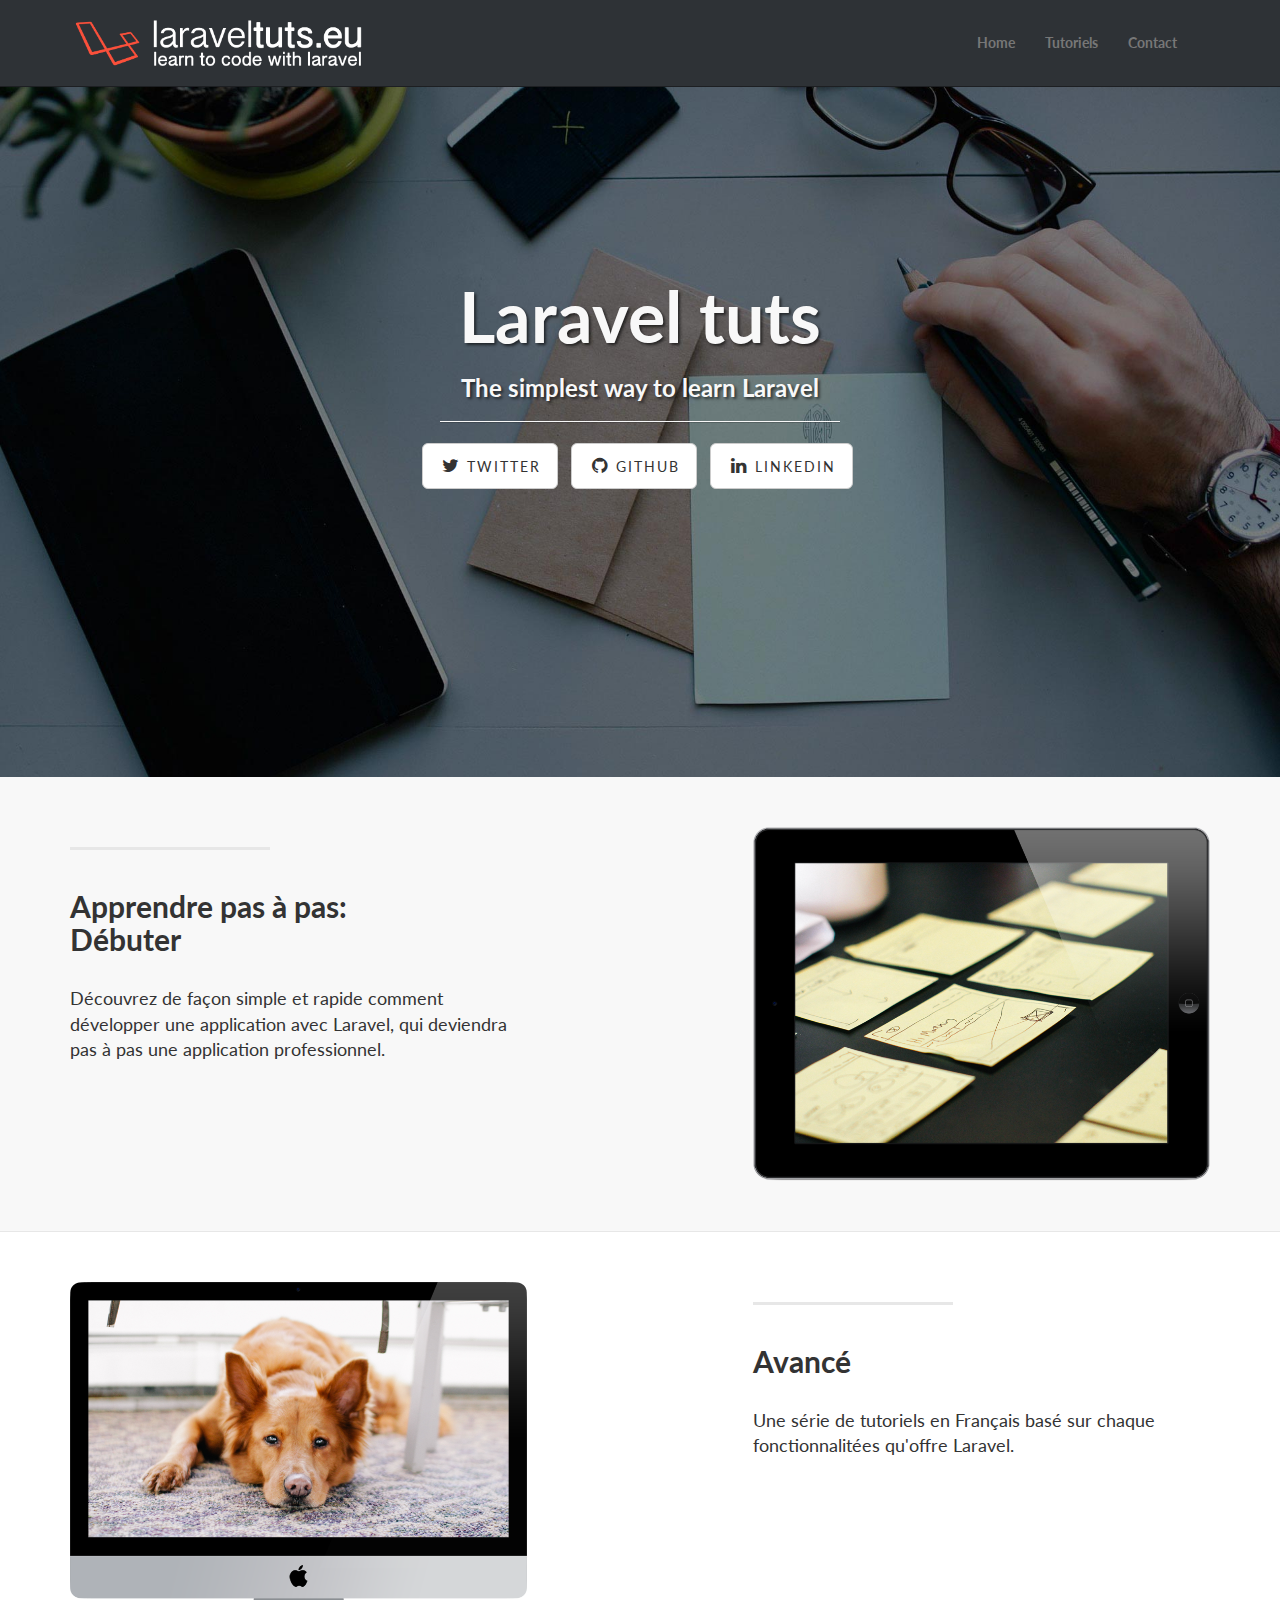
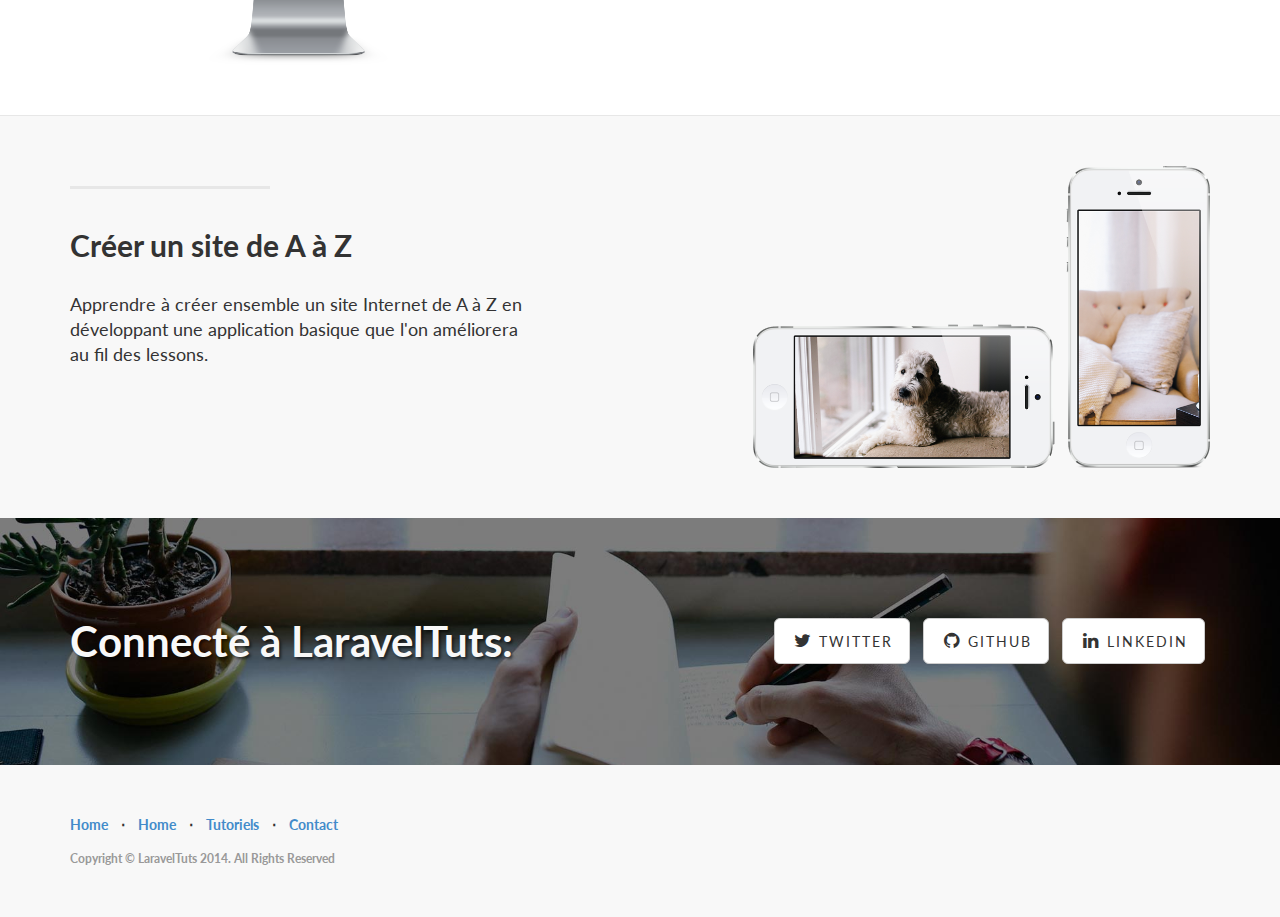
<file: index.html>
<!DOCTYPE html>
<html lang="en">

<head>
    <meta charset="utf-8">
    <meta name="viewport" content="width=device-width, initial-scale=1.0">
    <meta name="description" content="">
    <meta name="author" content="">

    <title>Before delete</title>

    <!-- Bootstrap core CSS -->
    <link href="css/bootstrap.css" rel="stylesheet">

    <!-- Custom Google Web Font -->
    <link href="font-awesome/css/font-awesome.min.css" rel="stylesheet">
    <link href='http://fonts.googleapis.com/css?family=Lato:100,300,400,700,900,100italic,300italic,400italic,700italic,900italic' rel='stylesheet' type='text/css'>

    <!-- Add custom CSS here -->
    <link href="css/landing-page.css" rel="stylesheet">

</head>

<body>

    <nav class="navbar navbar-default navbar-fixed-top" role="navigation">
        <div class="container">
            <div class="navbar-header">
                <button type="button" class="navbar-toggle" data-toggle="collapse" data-target=".navbar-ex1-collapse">
                    <span class="sr-only">Toggle navigation Super</span>
                    <span class="icon-bar"></span>
                    <span class="icon-bar"></span>
                    <span class="icon-bar"></span>
                </button>
                <a class="navbar-brand" href="http://startbootstrap.com">
                    <img style="width: 300px;" src="img/laraveltuts.logo1.png" />
                </a>
            </div>

            <!-- Collect the nav links, forms, and other content for toggling -->
            <div class="collapse navbar-collapse navbar-right navbar-ex1-collapse">
                <ul class="nav navbar-nav">
                    <li><a href="#home">Home</a>
                    </li>
                    <li><a href="#tutoriels">Tutoriels</a>
                    </li>
                    <li><a href="#contact">Contact</a>
                    </li>
                </ul>
            </div>
            <!-- /.navbar-collapse -->
        </div>
        <!-- /.container -->
    </nav>

    <div class="intro-header">

        <div class="container">

            <div class="row">
                <div class="col-lg-12">
                    <div class="intro-message">
                        <h1>Laravel tuts</h1>
                        <h3>The simplest way to learn Laravel</h3>
                        <hr class="intro-divider">
                        <ul class="list-inline intro-social-buttons">
                            <li><a href="https://twitter.com/HakShinKen" class="btn btn-default btn-lg"><i class="fa fa-twitter fa-fw"></i> <span class="network-name">Twitter</span></a>
                            </li>
                            <li><a href="https://github.com/AlexLombry" class="btn btn-default btn-lg"><i class="fa fa-github fa-fw"></i> <span class="network-name">Github</span></a>
                            </li>
                            <li><a href="#" class="btn btn-default btn-lg"><i class="fa fa-linkedin fa-fw"></i> <span class="network-name">Linkedin</span></a>
                            </li>
                        </ul>
                    </div>
                </div>
            </div>

        </div>
        <!-- /.container -->

    </div>
    <!-- /.intro-header -->

    <div class="content-section-a">

        <div class="container">

            <div class="row">
                <div class="col-lg-5 col-sm-6">
                    <hr class="section-heading-spacer">
                    <div class="clearfix"></div>
                    <h2 class="section-heading">Apprendre pas à pas:
                        <br>Débuter</h2>
                    <p class="lead">
                        Découvrez de façon simple et rapide comment développer une application avec Laravel, qui deviendra pas à pas une application professionnel.

                    </p>
                </div>
                <div class="col-lg-5 col-lg-offset-2 col-sm-6">
                    <img class="img-responsive" src="img/ipad.png" alt="">
                </div>
            </div>

        </div>
        <!-- /.container -->

    </div>
    <!-- /.content-section-a -->

    <div class="content-section-b">

        <div class="container">

            <div class="row">
                <div class="col-lg-5 col-lg-offset-1 col-sm-push-6  col-sm-6">
                    <hr class="section-heading-spacer">
                    <div class="clearfix"></div>
                    <h2 class="section-heading">Avancé</h2>
                    <p class="lead">
                        Une série de tutoriels en Français basé sur chaque fonctionnalitées qu'offre Laravel.
                    </p>
                </div>
                <div class="col-lg-5 col-sm-pull-6  col-sm-6">
                    <img class="img-responsive" src="img/doge.png" alt="">
                </div>
            </div>

        </div>
        <!-- /.container -->

    </div>
    <!-- /.content-section-b -->

    <div class="content-section-a">

        <div class="container">

            <div class="row">
                <div class="col-lg-5 col-sm-6">
                    <hr class="section-heading-spacer">
                    <div class="clearfix"></div>
                    <h2 class="section-heading">Créer un site de A à Z</h2>
                    <p class="lead">Apprendre à créer ensemble un site Internet de A à Z en développant une application basique que l'on améliorera au fil des lessons.
                    </p>
                </div>
                <div class="col-lg-5 col-lg-offset-2 col-sm-6">
                    <img class="img-responsive" src="img/phones.png" alt="">
                </div>
            </div>

        </div>
        <!-- /.container -->

    </div>
    <!-- /.content-section-a -->

    <div class="banner">

        <div class="container">

            <div class="row">
                <div class="col-lg-6">
                    <h2>Connecté à LaravelTuts:</h2>
                </div>
                <div class="col-lg-6">
                    <ul class="list-inline banner-social-buttons">
                        <li><a href="https://twitter.com/HakShinKen" class="btn btn-default btn-lg"><i class="fa fa-twitter fa-fw"></i> <span class="network-name">Twitter</span></a>
                        </li>
                        <li><a href="https://github.com/AlexLombry" class="btn btn-default btn-lg"><i class="fa fa-github fa-fw"></i> <span class="network-name">Github</span></a>
                        </li>
                        <li><a href="#" class="btn btn-default btn-lg"><i class="fa fa-linkedin fa-fw"></i> <span class="network-name">Linkedin</span></a>
                        </li>
                    </ul>
                </div>
            </div>

        </div>
        <!-- /.container -->

    </div>
    <!-- /.banner -->

    <footer>
        <div class="container">
            <div class="row">
                <div class="col-lg-12">
                    <ul class="list-inline">
                        <li><a href="#home">Home</a>
                        </li>
                        <li class="footer-menu-divider">&sdot;</li>
                        <li><a href="#home">Home</a>
                        </li>
                        <li class="footer-menu-divider">&sdot;</li>
                        <li><a href="#tutoriels">Tutoriels</a>
                        </li>
                        <li class="footer-menu-divider">&sdot;</li>
                        <li><a href="#contact">Contact</a>
                        </li>
                    </ul>
                    <p class="copyright text-muted small">Copyright &copy; LaravelTuts 2014. All Rights Reserved</p>
                </div>
            </div>
        </div>
    </footer>

    <!-- JavaScript -->
    <script src="js/jquery-1.10.2.js"></script>
    <script src="js/bootstrap.js"></script>

</body>

</html>
</file>
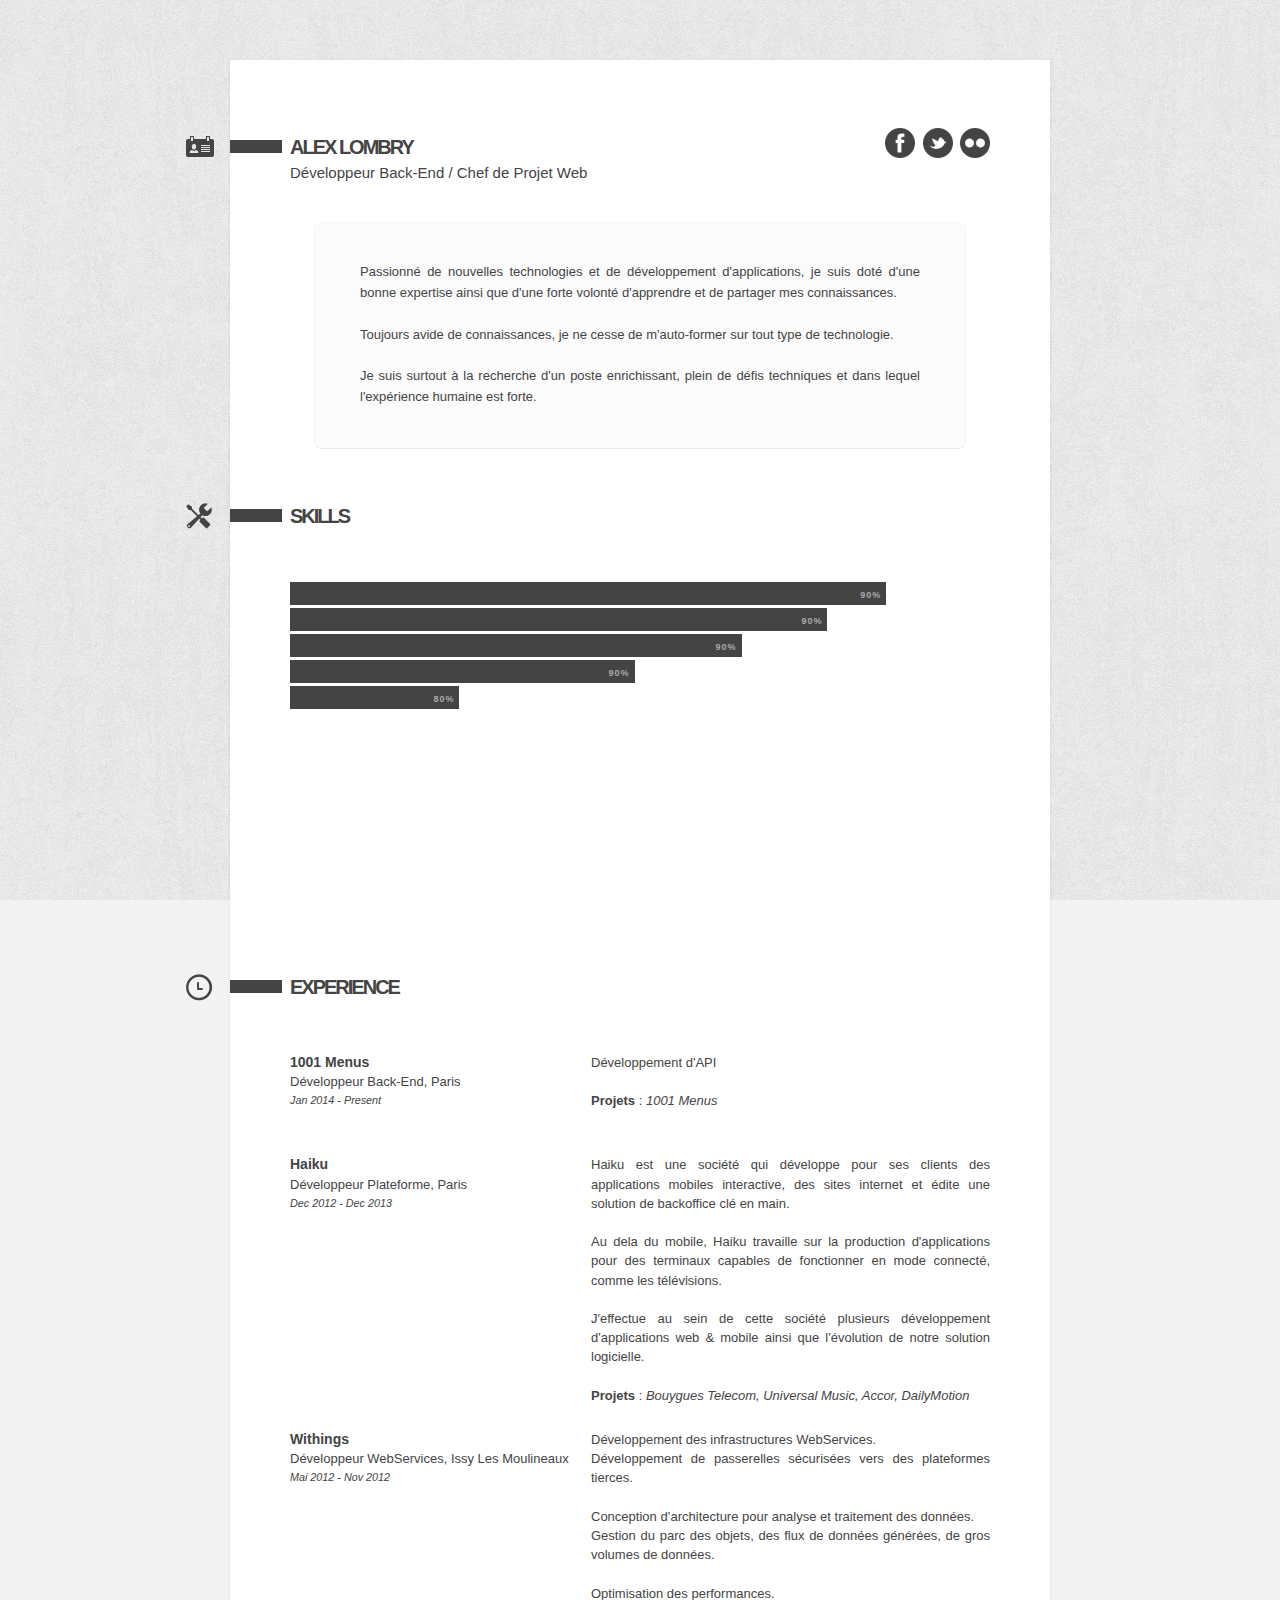
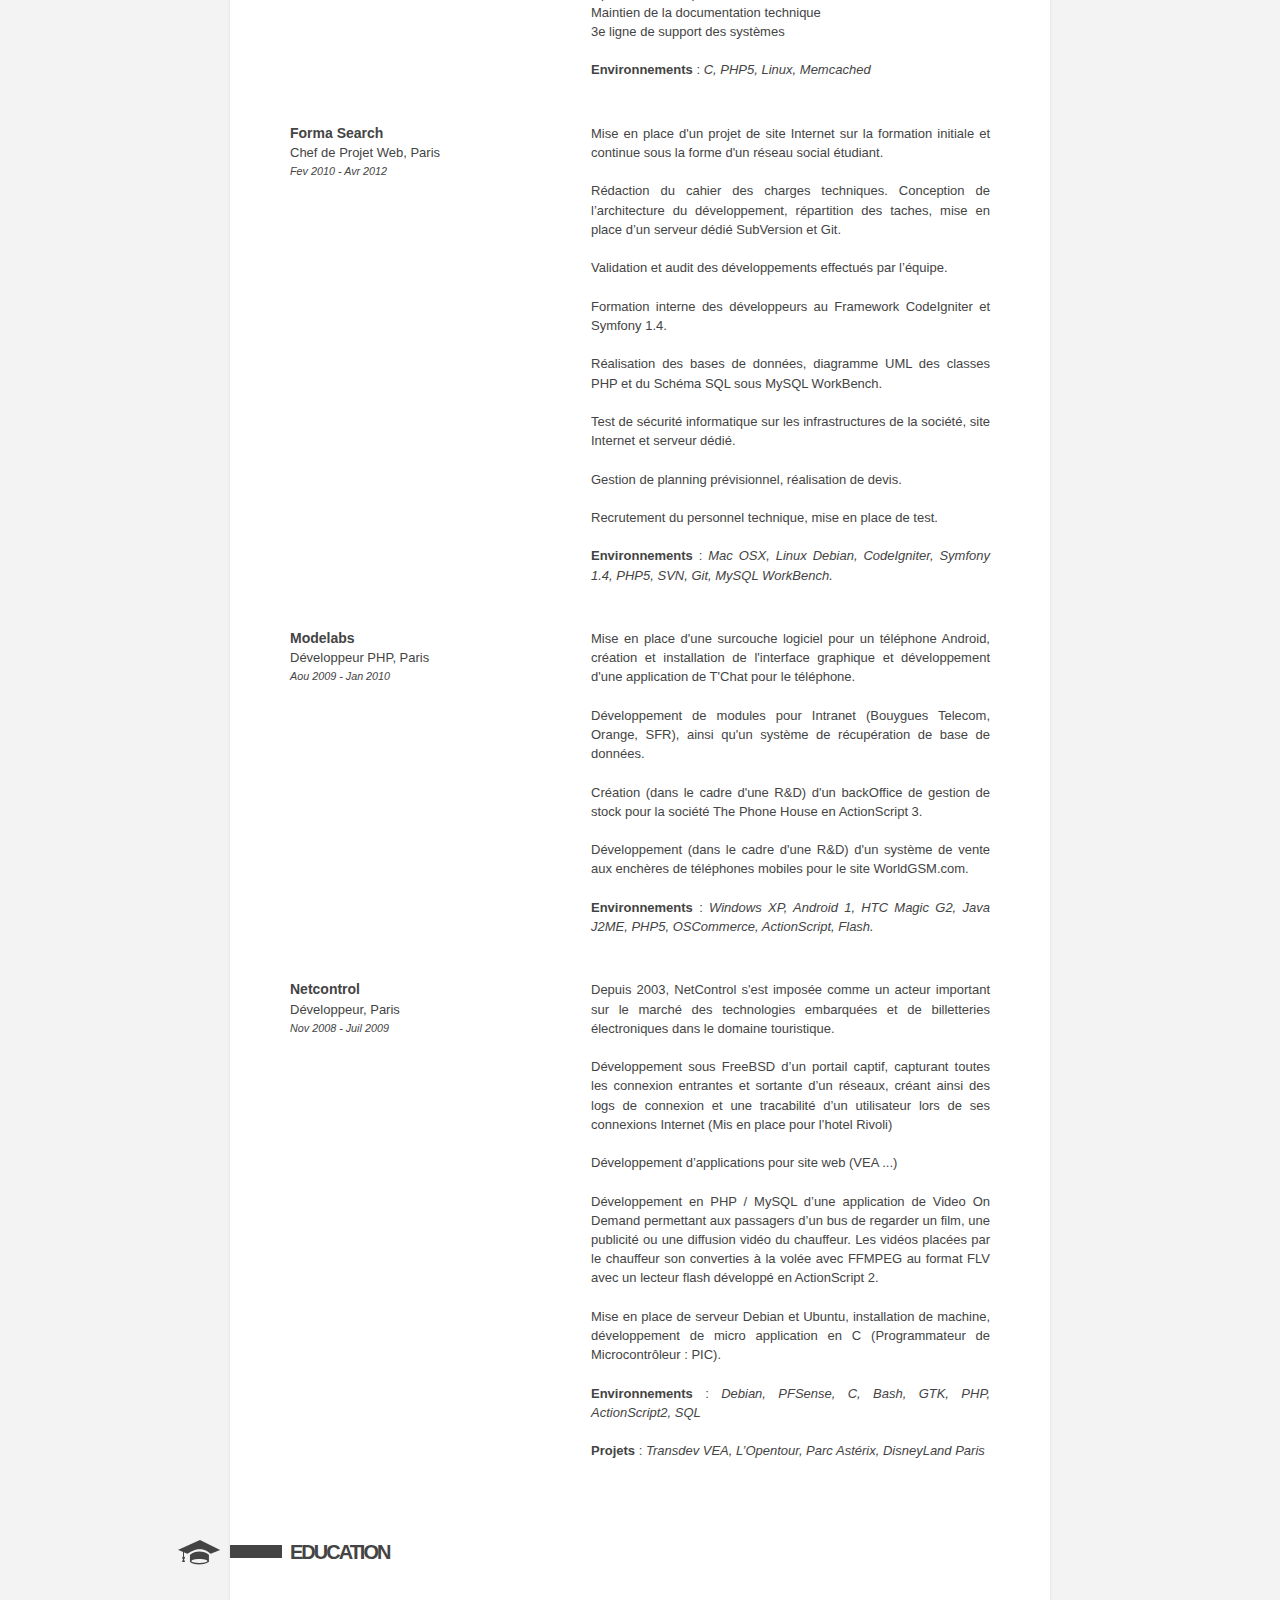
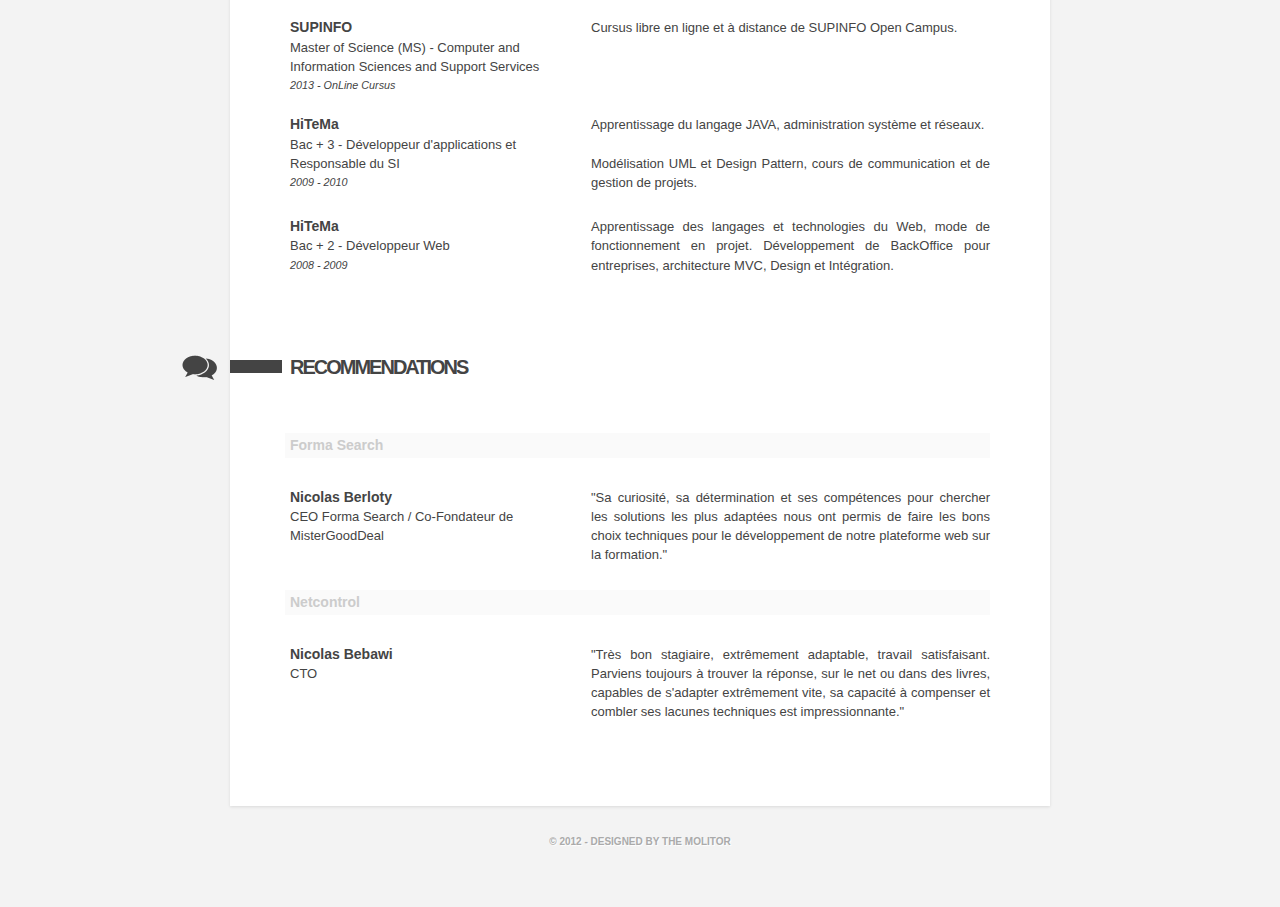
<file: cv/index.html>
<!DOCTYPE HTML>
<html>
<head>
<meta http-equiv="Content-Type" content="text/html; charset=UTF-8" />
<title>Alex Lombry</title>
<meta name="viewport" content="initial-scale=1.0,width=device-width" />
<link rel="stylesheet" href="css/style.css" type="text/css" media="screen" />
<link rel="stylesheet" href="css/prettyPhoto.css" type="text/css" media="screen" />
<link rel="stylesheet" href="css/print.css" type="text/css" media="print" />
</head>
<body>

<!--STICKER-->
<div id="sticker"></div>

<div id="wrapper">

<!--BIO TITLE-->
<h2 id="titleName" class="sectionHead">Alex Lombry</h2>

<!--BIO-->
<div id="bio">
	<h2>Développeur Back-End / Chef de Projet Web</h2>

	<!--SOCIAL LINKS-->
	<div id="socialIcons">
		<a class="socialIcon" target="_blank" id="facebookIcon" href="https://www.facebook.com/alex.lo.9275"></a>
		<a class="socialIcon" target="_blank" id="twitterIcon" href="https://twitter.com/HakShinKen"></a>
		<a class="socialIcon" target="_blank" id="flickrIcon" href="http://www.flickr.com/photos/hakshinken"></a>
	</div><!--end socialIcons-->

	<!--BIO PARAGRAPH-->
	<p>
		Passionné de nouvelles technologies et de développement d'applications, je suis doté d'une bonne expertise ainsi que d'une forte volonté d'apprendre et de partager mes connaissances.<br><br>Toujours avide de connaissances, je ne cesse de m'auto-former sur tout type de technologie.<br><br>
		Je suis surtout à la recherche d'un poste enrichissant, plein de défis techniques et dans lequel l'expérience humaine est forte.
	</p>

</div><!--end bio-->

<div class="clear"></div>

<!--SKILLS TITLE-->
<h2 id="tools" class="sectionHead">Skills</h2>

<!--SKILLS-->
<ul id="skills">
	<!--////////////////////////////////////////////////////////////////////////////////////-->
	<!--Notice the class names indicate the % of your skills. i.e. s70 = 70%, s40 = 40% etc. -->
	<!--////////////////////////////////////////////////////////////////////////////////////-->


	<li id="skill8" class="s90"><span>PHP 5</span></li>
	<li id="skill8" class="s90"><span>CodeIgniter</span></li>

	<li id="skill8" class="s90"><span>Mac OS X</span></li>
	<li id="skill8" class="s90"><span>Ubuntu</span></li>

	<li id="skill8" class="s80"><span>Laravel 4</span></li>

	<li id="skill8" class="s70"><span>JSON</span></li>
	<li id="skill8" class="s70"><span>Symfony</span></li>
	<li id="skill8" class="s70"><span>RESTful WebServices</span></li>
	<li id="skill8" class="s70"><span>Security</span></li>
	<li id="skill8" class="s70"><span>SQL</span></li>
	<li id="skill8" class="s70"><span>Versionning</span></li>

	<li id="skill8" class="s60"><span>Objective-C</span></li>
	<li id="skill8" class="s60"><span>Android</span></li>

</ul><!--end skills-->

<div class="clear"></div>

<!--EXPERIENCE TITLE-->
<h2 id="clock" class="sectionHead">Experience</h2>

<!--EXPERIENCE-->
<ul id="jobs">
	<li>
		<div class="details">
			<h3>1001 Menus</h3>
			<h4>Développeur Back-End, Paris</h4>
			<h5>Jan 2014 - Present</h5>
		</div>
		<p>Développement d'API<br><br>
		<strong>Projets</strong> : <i>1001 Menus</i></p>
	</li>

	<li></li>

	<li>
		<div class="details">
			<h3>Haiku</h3>
			<h4>Développeur Plateforme, Paris</h4>
			<h5>Dec 2012 - Dec 2013</h5>
		</div>
		<p>Haiku est une société qui développe pour ses clients des applications mobiles interactive, des sites internet et édite une solution de backoffice clé en main.<br><br>Au dela du mobile, Haiku travaille sur la production d'applications pour des terminaux capables de fonctionner en mode connecté, comme les télévisions.<br><br>J'effectue au sein de cette société plusieurs développement d'applications web & mobile ainsi que l'évolution de notre solution logicielle.<br><br>
		<strong>Projets</strong> : <i>Bouygues Telecom, Universal Music, Accor, DailyMotion</i></p>
	</li>

	<li>
		<div class="details">
			<h3>Withings</h3>
			<h4>Développeur WebServices, Issy Les Moulineaux</h4>
			<h5>Mai 2012 - Nov 2012</h5>
		</div>
		<p>Développement des infrastructures WebServices.<br>Développement de passerelles sécurisées vers des plateformes tierces.<br><br>Conception d’architecture pour analyse et traitement des données.<br>Gestion du parc des objets, des flux de données générées, de gros volumes de données.<br><br>Optimisation des performances.<br>Maintien de la documentation technique<br>3e ligne de support des systèmes
		<br><br><strong>Environnements</strong> : <i>C, PHP5, Linux, Memcached</i><br><br></p>
	</li>

	<li>
		<div class="details">
			<h3>Forma Search</h3>
			<h4>Chef de Projet Web, Paris</h4>
			<h5>Fev 2010 - Avr 2012</h5>
		</div>
		<p>Mise en place d'un projet de site Internet sur la formation initiale et continue sous la forme d'un réseau social étudiant.
		<br><br>Rédaction du cahier des charges techniques.
		Conception de l’architecture du développement, répartition des taches, mise en place d’un serveur dédié SubVersion et Git.
		<br><br>Validation et audit des développements effectués par l’équipe.
		<br><br>Formation interne des développeurs au Framework CodeIgniter et Symfony 1.4.
		<br><br>Réalisation des bases de données, diagramme UML des classes PHP et du Schéma SQL sous MySQL WorkBench.
		<br><br>Test de sécurité informatique sur les infrastructures de la société, site Internet et serveur dédié.
		<br><br>Gestion de planning prévisionnel, réalisation de devis.
		<br><br>Recrutement du personnel technique, mise en place de test.
		<br><br><strong>Environnements</strong> : <i>Mac OSX, Linux Debian, CodeIgniter, Symfony 1.4, PHP5, SVN, Git, MySQL WorkBench.</i><br><br></p>
	</li>

	<li>
		<div class="details">
			<h3>Modelabs</h3>
			<h4>Développeur PHP, Paris</h4>
			<h5>Aou 2009 - Jan 2010</h5>
		</div>
		<p>Mise en place d'une surcouche logiciel pour un téléphone Android, création et installation de l'interface graphique et développement d'une application de T'Chat pour le téléphone.<br><br>Développement de modules pour Intranet (Bouygues Telecom, Orange, SFR), ainsi qu'un système de récupération de base de données.<br><br>Création (dans le cadre d'une R&D) d'un backOffice de gestion de stock pour la société The Phone House en ActionScript 3.<br><br>Développement (dans le cadre d'une R&D) d'un système de vente aux enchères de téléphones mobiles pour le site WorldGSM.com.
		<br><br><strong>Environnements</strong> : <i>Windows XP, Android 1, HTC Magic G2, Java J2ME, PHP5, OSCommerce, ActionScript, Flash.</i><br><br></p>
	</li>

	<li>
		<div class="details">
			<h3>Netcontrol</h3>
			<h4>Développeur, Paris</h4>
			<h5>Nov 2008 - Juil 2009</h5>
		</div>
		<p>Depuis 2003, NetControl s'est imposée comme un acteur important sur le marché des technologies embarquées et de billetteries électroniques dans le domaine touristique.<br><br>Développement sous FreeBSD d’un portail captif, capturant toutes les connexion entrantes et sortante d’un réseaux, créant ainsi des logs de connexion et une tracabilité d’un utilisateur lors de ses connexions Internet (Mis en place pour l’hotel Rivoli)<br><br>Développement d’applications pour site web (VEA ...)<br><br>Développement en PHP / MySQL d’une application de Video On Demand permettant aux passagers d’un bus de regarder un film, une publicité ou une diffusion vidéo du chauffeur. Les vidéos placées par le chauffeur son converties à la volée avec FFMPEG au format FLV avec un lecteur flash développé en ActionScript 2.<br><br>Mise en place de serveur Debian et Ubuntu, installation de machine, développement de micro application en C (Programmateur de Microcontrôleur : PIC).
		<br><br><strong>Environnements</strong> : <i>Debian, PFSense, C, Bash, GTK, PHP, ActionScript2, SQL</i><br><br>
		<strong>Projets</strong> : <i>Transdev VEA, L’Opentour, Parc Astérix, DisneyLand Paris</i></p>
	</li>
</ul><!--end jobs-->

<!--EDUCATION TITLE-->
<div class="clear"></div><h2 id="learn" class="sectionHead">Education</h2>

<!--EDUCATION-->
<ul id="schools">
	<li>
		<div class="details">
			<h3>SUPINFO</h3>
			<h4>Master of Science (MS) - Computer and Information Sciences and Support Services</h4>
			<h5>2013 - OnLine Cursus</h5>
		</div>
		<p>Cursus libre en ligne et à distance de SUPINFO Open Campus.</p>
	</li>

	<li></li>

	<li>
		<div class="details">
			<h3>HiTeMa</h3>
			<h4>Bac + 3 - Développeur d'applications et Responsable du SI</h4>
			<h5>2009 - 2010</h5>
		</div>
		<p>Apprentissage du langage JAVA, administration système et réseaux.<br><br>Modélisation UML et Design Pattern, cours de communication et de gestion de projets.</p>
	</li>

	<li>
		<div class="details">
			<h3>HiTeMa</h3>
			<h4>Bac + 2 - Développeur Web</h4>
			<h5>2008 - 2009</h5>
		</div>
		<p>Apprentissage des langages et technologies du Web, mode de fonctionnement en projet. Développement de BackOffice pour entreprises, architecture MVC, Design et Intégration.</p>
	</li>
</ul><!--end schooling-->

<div class="clear"></div>

<!--RECOMMENDATIONS TITLE-->
<h2 id="chat" class="sectionHead">Recommendations</h2>

<!--RECOMMENDATIONS-->
<ul id="recommends">
	<li><h3>Forma Search</h3></li>
	<li>
		<div class="details">
			<h3>Nicolas Berloty</h3>
			<h4>CEO Forma Search / Co-Fondateur de MisterGoodDeal</h4>
		</div>
		<p>"Sa curiosité, sa détermination et ses compétences pour chercher les solutions les plus adaptées nous ont permis de faire les bons choix techniques pour le développement de notre plateforme web sur la formation."</p>
	</li>

	<li><h3>Netcontrol</h3></li>
	<li>
		<div class="details">
			<h3>Nicolas Bebawi</h3>
			<h4>CTO</h4>
		</div>
		<p>"Très bon stagiaire, extrêmement adaptable, travail satisfaisant. Parviens toujours à trouver la réponse, sur le net ou dans des livres, capables de s'adapter extrêmement vite, sa capacité à compenser et combler ses lacunes techniques est impressionnante."</p>
	</li>
</ul><!--end recommends-->

<div class="clear"></div>
</div><!--end wrapper-->

<!--COPYRIGHT-->
<div id="copyright">&copy; 2012 - Designed by THE MOLITOR</div>

<!--SCRIPTS-->
<script src="js/jquery.js"></script>
<script src="js/prettyPhoto.js"></script>
<script src="js/backPosition.js"></script>
<script src="js/custom.js"></script>

</body>
</html>
</file>
<file: css/landing-page.css>
body, html {
	height: 100%;
	width: 100%;
}

body, h1, h2, h3, h4, h5, h6 {
	font-family: "Lato", "Helvetica Neue", Helvetica, Arial, sans-serif;
	font-weight: 700;
}

.lead {
	font-size: 18px;
	font-weight: 400;
}

.intro-header {
	padding-top: 50px; /* If you're making other pages, make sure there is 50px of padding to make sure the navbar doesn't overlap content! */
	padding-bottom: 50px;
	color: #f8f8f8;
	background: url(../img/intro-bg.jpg) no-repeat center center;
	background-size: cover;
	text-align: center;
}

.intro-message {
	position: relative;
	padding-top: 20%;
	padding-bottom: 20%;
}

.intro-message > h1 {
	margin: 0;
	font-size: 5em;
	text-shadow: 2px 2px 3px rgba(0, 0, 0, 0.6);
}

.intro-divider {
	width: 400px;
	border-top: 1px solid #f8f8f8;
	border-bottom: 1px solid rgba(0, 0, 0, 0.2);
}

.intro-message > h3 {
	text-shadow: 2px 2px 3px rgba(0, 0, 0, 0.6);
}

@media (max-width: 767px) {
	.intro-message {
		padding-bottom: 15%;
	}

	.intro-message > h1 {
		font-size: 3em;
	}

	ul.intro-social-buttons > li {
		display: block;
		margin-bottom: 20px;
		padding: 0;
	}

	ul.intro-social-buttons > li:last-child {
		margin-bottom: 0;
	}

	.intro-divider {
		width: 100%;
	}
}

.network-name {
	text-transform: uppercase;
	font-size: 14px;
	font-weight: 400;
	letter-spacing: 2px;
}

.content-section-a {
	background-color: #f8f8f8;
	padding: 50px 0;
}

.content-section-b {
	border-top: 1px solid #e7e7e7;
	border-bottom: 1px solid #e7e7e7;
	padding: 50px 0;
}

.section-heading {
	margin-bottom: 30px;
}

.section-heading-spacer {
	border-top: 3px solid #e7e7e7;
	width: 200px;
	float: left;
}

.banner {
	padding: 100px 0;
	color: #f8f8f8;
	background: url(../img/banner-bg.jpg) no-repeat center center;
	background-size: cover;
}

.banner h2 {
	margin: 0;
	text-shadow: 2px 2px 3px rgba(0, 0, 0, 0.6);
	font-size: 3em;
}

.banner ul {
	margin-bottom: 0;
}

.banner-social-buttons {
	float: right;
	margin-top: 0;
}

@media (max-width: 1199px) {
	ul.banner-social-buttons {
		float: left;
		margin-top: 15px;
	}	
}

@media (max-width: 767px) {
	.banner h2 {
		margin: 0;
		text-shadow: 2px 2px 3px rgba(0, 0, 0, 0.6);
		font-size: 3em;
	}

	ul.banner-social-buttons > li {
		display: block;
		margin-bottom: 20px;
		padding: 0;
	}

	ul.banner-social-buttons > li:last-child {
		margin-bottom: 0;
	}	
}

footer {
	background-color: #f8f8f8;
	padding: 50px 0;
}

p.copyright {
	margin: 15px 0 0;
}
</file>
<file: cv/css/style.css>
* {
	margin: 0; 
	padding: 0;

	-moz-transition-property:background-color;  
 	-moz-transition-duration: 0.20s;  
 	-moz-transition-timing-function: linear;
 	
 	-webkit-transition-property:background-color;  
 	-webkit-transition-duration: 0.20s;  
 	-webkit-transition-timing-function: linear; 
 	
 	-o-transition-property:background-color;  
 	-o-transition-duration: 0.20s;  
 	-o-transition-timing-function: linear;   
	
	transition-property:background-color;
	transition-duration: 0.20s;
	transition-timing-function: linear;
}

body {
	font-family: sans-serif; 
	line-height: 1.2em; 
	background-color: #f3f3f3;
	background-image: url(../images/patterns/soft_wallpaper.png);
	background-repeat: repeat;
	background-attachment: fixed;
	background-position: 0px 0px; 
	color: #444;
	height: 100%;
	width: auto;
}
#wrapper {max-width: 700px; margin: 60px auto 30px; padding:60px; background: #fff; box-shadow: 0 1px 3px rgba(0,0,0,.1); position: relative;}
ul {margin: 0 0 0 15px; position: relative;}
li {margin: 0 0 5px 0; font-size: 13px;}
p {text-align: justify; font-size: 13px;}
.clear {clear: both;}
a {color: #444; text-decoration: none;}
a:hover {text-decoration:underline;}

#backgroundImg {

}

#sticker {position: fixed; top: -60px; left: 0; right: 0; background: #fff; background: rgba(255,255,255,.98); height: 55px; box-shadow: 0 0 3px rgba(0,0,0,.3); z-index: 1000;}
#sticker h2.sectionHead {border: none; margin: 0 0 0 50px; line-height: 55px; padding: 0 0 0 8px;}
#sticker h2.sectionHead:before {left: -40px; top:5px;}
#sticker #socialIcons {top:10px; right: 15px;}

/* ------------------------*/
/*------H TAG STUFF-------*/
/* ----------------------*/
h1,h2,h3,h4,h5,h6 {font-weight: normal;}
h3 {font-weight: bold; font-size: 14px}

/* --------------------------*/
/*---SECTION TITLES STUFF---*/
/* ------------------------*/
h2.sectionHead {
	clear: both; 
	font:bold 20px/12px 'verdana',sans-serif;
	margin: 60px -60px;
	border-left: 52px solid #444;
	color: #444;
	padding:1px 0 0 8px;
	letter-spacing: -2px;
	text-transform: uppercase;
	position: relative;
}
h2.sectionHead:before {
	content: "";
	position: absolute;
	width: 45px;
	height: 45px;
	left: -105px;
	top: -15px;
	background-image: url(../images/icons.png);
}

h2#titleName {margin: 20px -60px 10px;}

h2#ribbon:before {background-position: left -45px;}
h2#tools:before {background-position: left top;}
h2#learn:before {background-position: right top;}
h2#eye:before {background-position: -90px top;}
h2#clock:before {background-position: -45px top;}
h2#chat:before {background-position: -45px bottom;}
h2#titleName:before {background-position: -90px bottom;}
h2#contact:before {background-position: right bottom;}

/* ------------------------*/
/*-------BIO STUFF--------*/
/* ----------------------*/
#bio {position: relative;}
#bio #avatar {float: left; margin: 0 20px 0 0;}
#bio h2 {font-size: 15px;}
#bio p {
	clear: left; 
	margin:40px auto; 
	padding:40px 45px; 
	max-width: 560px; 
	background: #fbfbfb; 
	border: 1px solid #f3f3f3; 
	border-radius: 8px; 
	position: relative; 
	border-width: 0 1px 1px; 
	border-color: #fff #f3f3f3 #e8e8e8;
	line-height: 1.6em;
}
#bio iframe {margin: 0 auto; display: block;}
#bio p a {
	text-decoration: none;
	border: none;
	background: #444;
	color: #fff;
	padding: 3px 5px;
	margin: -3px 0 0 0;
}
#bio p a:hover {text-decoration:none; color: #fff; background: #222;}

#bio a.selectedWork {visibility: hidden; padding: 0; margin: 0;}

#socialIcons {width: 50%; height: 30px; position: absolute; top: -35px; right: 0; text-align: right;}
.socialIcon {
	width: 30px; 
	height: 30px; 
	margin: 0 0 0 3px; 
	display: inline-block; 
	background-image: url(../images/social.png);
	border: none;
}
.socialIcon:hover {border: none;}

#rssIcon {background-position: 0 0;}
#youTubeIcon {background-position: -30px 0;}
#vimeoIcon {background-position: -60px 0;}
#twitterIcon {background-position: -90px 0;}
#mySpaceIcon {background-position: -120px 0;}
#dribbbleIcon {background-position: -150px 0;}
#gplusIcon {background-position: -180px 0;}
#facebookIcon {background-position: -210px 0}
#flickrIcon {background-position: -240px 0;}
#favIcon {background-position: -270px 0;}
#linkedinIcon {background-position: -300px 0;}

#rssIcon:hover {background-position: 0 -30px;}
#youTubeIcon:hover {background-position: -30px -30px;}
#vimeoIcon:hover {background-position: -60px -30px;}
#twitterIcon:hover {background-position: -90px -30px;}
#mySpaceIcon:hover {background-position: -120px -30px;}
#dribbbleIcon:hover {background-position: -150px -30px;}
#gplusIcon:hover {background-position: -180px -30px;}
#facebookIcon:hover {background-position: -210px -30px;}
#flickrIcon:hover {background-position: -240px -30px;}
#favIcon:hover {background-position: -270px -30px;}
#linkedinIcon:hover {background-position: -300px -30px;}

/* ---------------------------*/
/*---RECOMMENDATIONS STUFF---*/
/* -------------------------*/
ul#recommends li {margin: 0 0 30px 0; clear: both;}
ul#recommends li > h3 {background: #fafafa; color: #ccc; padding-left: 5px; line-height: 25px; margin:0 0 30px -5px;}

/* -------------------------*/
/*---AS SEEN ON STUFF------*/
/* -----------------------*/
ul#seenOn li {display: inline-block; position: relative; border: 1px solid #eee; margin-right: 2px; height: 36px; border-radius: 4px; line-height: 30px;}
ul#seenOn li img {height:30px; width:auto; padding: 3px;}

/* ------------------------*/
/*---SKILLS STUFF---------*/
/* -----------------------*/
ul#skills {margin: 0; width: 100%; overflow: hidden; background:url(../images/loading.gif) no-repeat center 30%;}
ul#skills.ready {background: none;}
ul#skills li {
	position: relative;
	right: 100%;
	background-color: #444;
	color: #fff;
    font:bold 9px/20px sans-serif;
    letter-spacing: 1px;
    margin-bottom: 3px;
    padding:3px 1.1428571428571428% 0;
    text-transform: uppercase;
    z-index: 1;
}
ul#skills li:after {
	content: "";
	position: absolute;
	top: 0;
	right: 5px;
	line-height: 26px;
	width: 50px;
	text-align: right;
	color: #aaa;
}
ul#skills li.s100:after {content: "100%";}
ul#skills li.s90:after {content: "90%";}
ul#skills li.s80:after {content: "80%";}
ul#skills li.s70:after {content: "70%";}
ul#skills li.s60:after {content: "60%";}
ul#skills li.s50:after {content: "50%";}
ul#skills li.s40:after {content: "40%";}
ul#skills li.s30:after {content: "30%";}
ul#skills li.s20:after {content: "20%";}
ul#skills li.s10:after {content: "10%";}

ul#skills li span {display: none;}

ul#skills li:hover {background: #222;}

li.s100 {width: 97.71428571428571%;}
li.s90 {width: 87.71428571428571%;}
li.s80 {width: 77.71428571428571%;}
li.s70 {width: 67.71428571428571%;}
li.s60 {width: 57.714285714285715%;}
li.s50 {width: 47.714285714285715%;}
li.s40 {width: 37.714285714285715%;}
li.s30 {width: 27.714285714285715%;}
li.s20 {width: 17.714285714285715%;}
li.s10 {width: 7.714285714285714%;}

/* ------------------------*/
/*---HONORS STUFF---------*/
/* ----------------------*/
#honorsAwards li {padding-left: 5px; margin-bottom: 8px;}

/* ------------------------*/
/*---CONTACT FORM STUFF---*/
/* ----------------------*/
#contactform input, 
#contactform textarea {float: none; width: 250px; padding: 8px; margin: 5px 0 10px 0; background: #fcfcfc; border: 1px solid #eee; border-radius: 8px; color: #666; font-size: 12px;}
#contactform textarea {height: 150px; width: 380px; margin-bottom: 20px;}
#contactform input[type="submit"] {
	width: inherit; 
	float: right;
	clear: both; 
	color: #fff; 
	border:none;
	cursor: pointer;
	line-height: 30px;
	font-size: 10px;
	text-transform: uppercase;
	height: 30px;
	padding: 0 15px; 
	margin: 0;
	background:#444;
	border-radius:3px;
} 
#contactform input[type="submit"]:hover {background: #000;}
.required {color: red;}
#required {float: left; margin-top: 10px; color: #bbb; display: none;}

#contactform input.error, 
#contactform textarea.error {border: 1px solid red; background: #ffd3c9}

#contactInfo {float: left; width: 40%;}
#emailMessage {float: right; width: 57%;}

#messageSent {line-height: 40px; font-size: 16px; width: 100%; text-align: center; background: #5cd25c; color: #fff; display: none;}

/* --------------------------*/
/*---GENERAL LAYOUT STUFF---*/
/* ------------------------*/
ul#jobs,
ul#schools,
ul#recommends,
ul#seenOn {margin: 0; list-style: none;}

ul#jobs li,
ul#schools li,
ul#recommends li {margin: 0 0 20px 0; clear: both;}

ul#jobs li .details,
ul#schools li .details,
ul#recommends li .details {float: left; width: 40%}
ul#jobs li p,
ul#schools li > p,
ul#recommends li > p {float: right; width: 57%; margin-bottom: 25px;}

.details h5 {font-style: italic;}

/* ------------------------*/
/*---COPYRIGHT STUFF------*/
/* ----------------------*/
#copyright {text-align: center; font:bold 10px sans-serif; text-transform: uppercase; color: #aaa; margin: 20px 0 60px; text-shadow: 1px 1px 1px #fff;}

/* ------------------------*/
/*--RESPONSIVE STUFF------*/
/* ----------------------*/
body.respond {background: #fff;}
body.respond #sticker {display: none;}
body.respond #wrapper {margin: 0 auto; padding:30px; background: #fff; box-shadow: none;}

body.respond h2.sectionHead {font-size: 15px; letter-spacing: -1px; margin: 40px 0 50px -60px; padding-left: 8px; }
body.respond h2#titleName {margin: 20px 0 10px -60px;}

body.respond p {text-align: left;}

body.respond #socialIcons {
    height: 30px;
    margin-top: 20px;
    position: relative;
    right: auto;
    text-align: left;
    top: auto;
    width: 100%;
}

body.respond #bio h2 {font-size: 12px;}
body.respond #bio p {padding:0; background: #fff; max-width: 100%; border: none;}

body.respond ul#seenOn li {height: auto; line-height: 1em;}
body.respond ul#seenOn li img {width: 96%; height: auto; padding: 2%;}

body.respond ul#jobs li .details,
body.respond ul#schools li .details,
body.respond ul#recommends li .details {float: none; width: 100%}
body.respond ul#jobs li p,
body.respond ul#schools li > p,
body.respond ul#recommends li > p {float: none; width: 100%; margin-bottom: 50px; margin-top: 10px;}

body.respond #contactInfo,
body.respond #emailMessage {float: none; width: 100%;}
body.respond #contactform input[type="submit"] {float: none; width: auto;}

body.respond #contactform input, 
body.respond #contactform textarea {width: 90%;}

body.respond #copyright {margin: 60px auto;}

body.respond #messageSent {margin-top: 20px;}
</file>
<file: cv/css/prettyPhoto.css>
div.pp_default .pp_top,div.pp_default .pp_top .pp_middle,div.pp_default .pp_top .pp_left,div.pp_default .pp_top .pp_right,div.pp_default .pp_bottom,div.pp_default .pp_bottom .pp_left,div.pp_default .pp_bottom .pp_middle,div.pp_default .pp_bottom .pp_right{height:13px}
div.pp_default .pp_top .pp_left{background:url(../images/prettyPhoto/default/sprite.png) -78px -93px no-repeat}
div.pp_default .pp_top .pp_middle{background:url(../images/prettyPhoto/default/sprite_x.png) top left repeat-x}
div.pp_default .pp_top .pp_right{background:url(../images/prettyPhoto/default/sprite.png) -112px -93px no-repeat}
div.pp_default .pp_content .ppt{color:#f8f8f8}
div.pp_default .pp_content_container .pp_left{background:url(../images/prettyPhoto/default/sprite_y.png) -7px 0 repeat-y;padding-left:13px}
div.pp_default .pp_content_container .pp_right{background:url(../images/prettyPhoto/default/sprite_y.png) top right repeat-y;padding-right:13px}
div.pp_default .pp_next:hover{background:url(../images/prettyPhoto/default/sprite_next.png) center right no-repeat;cursor:pointer}
div.pp_default .pp_previous:hover{background:url(../images/prettyPhoto/default/sprite_prev.png) center left no-repeat;cursor:pointer}
div.pp_default .pp_expand{background:url(../images/prettyPhoto/default/sprite.png) 0 -29px no-repeat;cursor:pointer;width:28px;height:28px}
div.pp_default .pp_expand:hover{background:url(../images/prettyPhoto/default/sprite.png) 0 -56px no-repeat;cursor:pointer}
div.pp_default .pp_contract{background:url(../images/prettyPhoto/default/sprite.png) 0 -84px no-repeat;cursor:pointer;width:28px;height:28px}
div.pp_default .pp_contract:hover{background:url(../images/prettyPhoto/default/sprite.png) 0 -113px no-repeat;cursor:pointer}
div.pp_default .pp_close{width:30px;height:30px;background:url(../images/prettyPhoto/default/sprite.png) 2px 1px no-repeat;cursor:pointer}
div.pp_default .pp_gallery ul li a{background:url(../images/prettyPhoto/default/default_thumb.png) center center #f8f8f8;border:1px solid #aaa}
div.pp_default .pp_social{margin-top:7px}
div.pp_default .pp_gallery a.pp_arrow_previous,div.pp_default .pp_gallery a.pp_arrow_next{position:static;left:auto}
div.pp_default .pp_nav .pp_play,div.pp_default .pp_nav .pp_pause{background:url(../images/prettyPhoto/default/sprite.png) -51px 1px no-repeat;height:30px;width:30px}
div.pp_default .pp_nav .pp_pause{background-position:-51px -29px}
div.pp_default a.pp_arrow_previous,div.pp_default a.pp_arrow_next{background:url(../images/prettyPhoto/default/sprite.png) -31px -3px no-repeat;height:20px;width:20px;margin:4px 0 0}
div.pp_default a.pp_arrow_next{left:52px;background-position:-82px -3px}
div.pp_default .pp_content_container .pp_details{margin-top:5px}
div.pp_default .pp_nav{clear:none;height:30px;width:110px;position:relative}
div.pp_default .pp_nav .currentTextHolder{font-family:Georgia;font-style:italic;color:#999;font-size:11px;left:75px;line-height:25px;position:absolute;top:2px;margin:0;padding:0 0 0 10px}
div.pp_default .pp_close:hover,div.pp_default .pp_nav .pp_play:hover,div.pp_default .pp_nav .pp_pause:hover,div.pp_default .pp_arrow_next:hover,div.pp_default .pp_arrow_previous:hover{opacity:0.7}
div.pp_default .pp_description{font-size:11px;font-weight:700;line-height:24px;margin:5px 50px 5px 0}
div.pp_default .pp_bottom .pp_left{background:url(../images/prettyPhoto/default/sprite.png) -78px -127px no-repeat}
div.pp_default .pp_bottom .pp_middle{background:url(../images/prettyPhoto/default/sprite_x.png) bottom left repeat-x}
div.pp_default .pp_bottom .pp_right{background:url(../images/prettyPhoto/default/sprite.png) -112px -127px no-repeat}
div.pp_default .pp_loaderIcon{background:url(../images/prettyPhoto/default/loader.gif) center center no-repeat}
div.light_rounded .pp_top .pp_left{background:url(../images/prettyPhoto/light_rounded/sprite.png) -88px -53px no-repeat}
div.light_rounded .pp_top .pp_right{background:url(../images/prettyPhoto/light_rounded/sprite.png) -110px -53px no-repeat}
div.light_rounded .pp_next:hover{background:url(../images/prettyPhoto/light_rounded/btnNext.png) center right no-repeat;cursor:pointer}
div.light_rounded .pp_previous:hover{background:url(../images/prettyPhoto/light_rounded/btnPrevious.png) center left no-repeat;cursor:pointer}
div.light_rounded .pp_expand{background:url(../images/prettyPhoto/light_rounded/sprite.png) -31px -26px no-repeat;cursor:pointer}
div.light_rounded .pp_expand:hover{background:url(../images/prettyPhoto/light_rounded/sprite.png) -31px -47px no-repeat;cursor:pointer}
div.light_rounded .pp_contract{background:url(../images/prettyPhoto/light_rounded/sprite.png) 0 -26px no-repeat;cursor:pointer}
div.light_rounded .pp_contract:hover{background:url(../images/prettyPhoto/light_rounded/sprite.png) 0 -47px no-repeat;cursor:pointer}
div.light_rounded .pp_close{width:75px;height:22px;background:url(../images/prettyPhoto/light_rounded/sprite.png) -1px -1px no-repeat;cursor:pointer}
div.light_rounded .pp_nav .pp_play{background:url(../images/prettyPhoto/light_rounded/sprite.png) -1px -100px no-repeat;height:15px;width:14px}
div.light_rounded .pp_nav .pp_pause{background:url(../images/prettyPhoto/light_rounded/sprite.png) -24px -100px no-repeat;height:15px;width:14px}
div.light_rounded .pp_arrow_previous{background:url(../images/prettyPhoto/light_rounded/sprite.png) 0 -71px no-repeat}
div.light_rounded .pp_arrow_next{background:url(../images/prettyPhoto/light_rounded/sprite.png) -22px -71px no-repeat}
div.light_rounded .pp_bottom .pp_left{background:url(../images/prettyPhoto/light_rounded/sprite.png) -88px -80px no-repeat}
div.light_rounded .pp_bottom .pp_right{background:url(../images/prettyPhoto/light_rounded/sprite.png) -110px -80px no-repeat}
div.dark_rounded .pp_top .pp_left{background:url(../images/prettyPhoto/dark_rounded/sprite.png) -88px -53px no-repeat}
div.dark_rounded .pp_top .pp_right{background:url(../images/prettyPhoto/dark_rounded/sprite.png) -110px -53px no-repeat}
div.dark_rounded .pp_content_container .pp_left{background:url(../images/prettyPhoto/dark_rounded/contentPattern.png) top left repeat-y}
div.dark_rounded .pp_content_container .pp_right{background:url(../images/prettyPhoto/dark_rounded/contentPattern.png) top right repeat-y}
div.dark_rounded .pp_next:hover{background:url(../images/prettyPhoto/dark_rounded/btnNext.png) center right no-repeat;cursor:pointer}
div.dark_rounded .pp_previous:hover{background:url(../images/prettyPhoto/dark_rounded/btnPrevious.png) center left no-repeat;cursor:pointer}
div.dark_rounded .pp_expand{background:url(../images/prettyPhoto/dark_rounded/sprite.png) -31px -26px no-repeat;cursor:pointer}
div.dark_rounded .pp_expand:hover{background:url(../images/prettyPhoto/dark_rounded/sprite.png) -31px -47px no-repeat;cursor:pointer}
div.dark_rounded .pp_contract{background:url(../images/prettyPhoto/dark_rounded/sprite.png) 0 -26px no-repeat;cursor:pointer}
div.dark_rounded .pp_contract:hover{background:url(../images/prettyPhoto/dark_rounded/sprite.png) 0 -47px no-repeat;cursor:pointer}
div.dark_rounded .pp_close{width:75px;height:22px;background:url(../images/prettyPhoto/dark_rounded/sprite.png) -1px -1px no-repeat;cursor:pointer}
div.dark_rounded .pp_description{margin-right:85px;color:#fff}
div.dark_rounded .pp_nav .pp_play{background:url(../images/prettyPhoto/dark_rounded/sprite.png) -1px -100px no-repeat;height:15px;width:14px}
div.dark_rounded .pp_nav .pp_pause{background:url(../images/prettyPhoto/dark_rounded/sprite.png) -24px -100px no-repeat;height:15px;width:14px}
div.dark_rounded .pp_arrow_previous{background:url(../images/prettyPhoto/dark_rounded/sprite.png) 0 -71px no-repeat}
div.dark_rounded .pp_arrow_next{background:url(../images/prettyPhoto/dark_rounded/sprite.png) -22px -71px no-repeat}
div.dark_rounded .pp_bottom .pp_left{background:url(../images/prettyPhoto/dark_rounded/sprite.png) -88px -80px no-repeat}
div.dark_rounded .pp_bottom .pp_right{background:url(../images/prettyPhoto/dark_rounded/sprite.png) -110px -80px no-repeat}
div.dark_rounded .pp_loaderIcon{background:url(../images/prettyPhoto/dark_rounded/loader.gif) center center no-repeat}
div.dark_square .pp_left,div.dark_square .pp_middle,div.dark_square .pp_right,div.dark_square .pp_content{background:#000}
div.dark_square .pp_description{color:#fff;margin:0 85px 0 0}
div.dark_square .pp_loaderIcon{background:url(../images/prettyPhoto/dark_square/loader.gif) center center no-repeat}
div.dark_square .pp_expand{background:url(../images/prettyPhoto/dark_square/sprite.png) -31px -26px no-repeat;cursor:pointer}
div.dark_square .pp_expand:hover{background:url(../images/prettyPhoto/dark_square/sprite.png) -31px -47px no-repeat;cursor:pointer}
div.dark_square .pp_contract{background:url(../images/prettyPhoto/dark_square/sprite.png) 0 -26px no-repeat;cursor:pointer}
div.dark_square .pp_contract:hover{background:url(../images/prettyPhoto/dark_square/sprite.png) 0 -47px no-repeat;cursor:pointer}
div.dark_square .pp_close{width:75px;height:22px;background:url(../images/prettyPhoto/dark_square/sprite.png) -1px -1px no-repeat;cursor:pointer}
div.dark_square .pp_nav{clear:none}
div.dark_square .pp_nav .pp_play{background:url(../images/prettyPhoto/dark_square/sprite.png) -1px -100px no-repeat;height:15px;width:14px}
div.dark_square .pp_nav .pp_pause{background:url(../images/prettyPhoto/dark_square/sprite.png) -24px -100px no-repeat;height:15px;width:14px}
div.dark_square .pp_arrow_previous{background:url(../images/prettyPhoto/dark_square/sprite.png) 0 -71px no-repeat}
div.dark_square .pp_arrow_next{background:url(../images/prettyPhoto/dark_square/sprite.png) -22px -71px no-repeat}
div.dark_square .pp_next:hover{background:url(../images/prettyPhoto/dark_square/btnNext.png) center right no-repeat;cursor:pointer}
div.dark_square .pp_previous:hover{background:url(../images/prettyPhoto/dark_square/btnPrevious.png) center left no-repeat;cursor:pointer}
div.light_square .pp_expand{background:url(../images/prettyPhoto/light_square/sprite.png) -31px -26px no-repeat;cursor:pointer}
div.light_square .pp_expand:hover{background:url(../images/prettyPhoto/light_square/sprite.png) -31px -47px no-repeat;cursor:pointer}
div.light_square .pp_contract{background:url(../images/prettyPhoto/light_square/sprite.png) 0 -26px no-repeat;cursor:pointer}
div.light_square .pp_contract:hover{background:url(../images/prettyPhoto/light_square/sprite.png) 0 -47px no-repeat;cursor:pointer}
div.light_square .pp_close{width:75px;height:22px;background:url(../images/prettyPhoto/light_square/sprite.png) -1px -1px no-repeat;cursor:pointer}
div.light_square .pp_nav .pp_play{background:url(../images/prettyPhoto/light_square/sprite.png) -1px -100px no-repeat;height:15px;width:14px}
div.light_square .pp_nav .pp_pause{background:url(../images/prettyPhoto/light_square/sprite.png) -24px -100px no-repeat;height:15px;width:14px}
div.light_square .pp_arrow_previous{background:url(../images/prettyPhoto/light_square/sprite.png) 0 -71px no-repeat}
div.light_square .pp_arrow_next{background:url(../images/prettyPhoto/light_square/sprite.png) -22px -71px no-repeat}
div.light_square .pp_next:hover{background:url(../images/prettyPhoto/light_square/btnNext.png) center right no-repeat;cursor:pointer}
div.light_square .pp_previous:hover{background:url(../images/prettyPhoto/light_square/btnPrevious.png) center left no-repeat;cursor:pointer}
div.facebook .pp_top .pp_left{background:url(../images/prettyPhoto/facebook/sprite.png) -88px -53px no-repeat}
div.facebook .pp_top .pp_middle{background:url(../images/prettyPhoto/facebook/contentPatternTop.png) top left repeat-x}
div.facebook .pp_top .pp_right{background:url(../images/prettyPhoto/facebook/sprite.png) -110px -53px no-repeat}
div.facebook .pp_content_container .pp_left{background:url(../images/prettyPhoto/facebook/contentPatternLeft.png) top left repeat-y}
div.facebook .pp_content_container .pp_right{background:url(../images/prettyPhoto/facebook/contentPatternRight.png) top right repeat-y}
div.facebook .pp_expand{background:url(../images/prettyPhoto/facebook/sprite.png) -31px -26px no-repeat;cursor:pointer}
div.facebook .pp_expand:hover{background:url(../images/prettyPhoto/facebook/sprite.png) -31px -47px no-repeat;cursor:pointer}
div.facebook .pp_contract{background:url(../images/prettyPhoto/facebook/sprite.png) 0 -26px no-repeat;cursor:pointer}
div.facebook .pp_contract:hover{background:url(../images/prettyPhoto/facebook/sprite.png) 0 -47px no-repeat;cursor:pointer}
div.facebook .pp_close{width:22px;height:22px;background:url(../images/prettyPhoto/facebook/sprite.png) -1px -1px no-repeat;cursor:pointer}
div.facebook .pp_description{margin:0 37px 0 0}
div.facebook .pp_loaderIcon{background:url(../images/prettyPhoto/facebook/loader.gif) center center no-repeat}
div.facebook .pp_arrow_previous{background:url(../images/prettyPhoto/facebook/sprite.png) 0 -71px no-repeat;height:22px;margin-top:0;width:22px}
div.facebook .pp_arrow_previous.disabled{background-position:0 -96px;cursor:default}
div.facebook .pp_arrow_next{background:url(../images/prettyPhoto/facebook/sprite.png) -32px -71px no-repeat;height:22px;margin-top:0;width:22px}
div.facebook .pp_arrow_next.disabled{background-position:-32px -96px;cursor:default}
div.facebook .pp_nav{margin-top:0}
div.facebook .pp_nav p{font-size:15px;padding:0 3px 0 4px}
div.facebook .pp_nav .pp_play{background:url(../images/prettyPhoto/facebook/sprite.png) -1px -123px no-repeat;height:22px;width:22px}
div.facebook .pp_nav .pp_pause{background:url(../images/prettyPhoto/facebook/sprite.png) -32px -123px no-repeat;height:22px;width:22px}
div.facebook .pp_next:hover{background:url(../images/prettyPhoto/facebook/btnNext.png) center right no-repeat;cursor:pointer}
div.facebook .pp_previous:hover{background:url(../images/prettyPhoto/facebook/btnPrevious.png) center left no-repeat;cursor:pointer}
div.facebook .pp_bottom .pp_left{background:url(../images/prettyPhoto/facebook/sprite.png) -88px -80px no-repeat}
div.facebook .pp_bottom .pp_middle{background:url(../images/prettyPhoto/facebook/contentPatternBottom.png) top left repeat-x}
div.facebook .pp_bottom .pp_right{background:url(../images/prettyPhoto/facebook/sprite.png) -110px -80px no-repeat}
div.pp_pic_holder a:focus{outline:none}
div.pp_overlay{background:#000;display:none;left:0;position:absolute;top:0;width:100%;z-index:9500}
div.pp_pic_holder{display:none;position:absolute;width:100px;z-index:10000}
.pp_content{height:40px;min-width:40px}
* html .pp_content{width:40px}
.pp_content_container{position:relative;text-align:left;width:100%}
.pp_content_container .pp_left{padding-left:20px}
.pp_content_container .pp_right{padding-right:20px}
.pp_content_container .pp_details{float:left;margin:10px 0 2px}
.pp_description{display:none;margin:0}
.pp_social{float:left;margin:0}
.pp_social .facebook{float:left;margin-left:5px;width:55px;overflow:hidden}
.pp_social .twitter{float:left}
.pp_nav{clear:right;float:left;margin:3px 10px 0 0}
.pp_nav p{float:left;white-space:nowrap;margin:2px 4px}
.pp_nav .pp_play,.pp_nav .pp_pause{float:left;margin-right:4px;text-indent:-10000px}
a.pp_arrow_previous,a.pp_arrow_next{display:block;float:left;height:15px;margin-top:3px;overflow:hidden;text-indent:-10000px;width:14px}
.pp_hoverContainer{position:absolute;top:0;width:100%;z-index:2000}
.pp_gallery{display:none;left:50%;margin-top:-50px;position:absolute;z-index:10000}
.pp_gallery div{float:left;overflow:hidden;position:relative}
.pp_gallery ul{float:left;height:35px;position:relative;white-space:nowrap;margin:0 0 0 5px;padding:0}
.pp_gallery ul a{border:1px rgba(0,0,0,0.5) solid;display:block;float:left;height:33px;overflow:hidden}
.pp_gallery ul a img{border:0}
.pp_gallery li{display:block;float:left;margin:0 5px 0 0;padding:0}
.pp_gallery li.default a{background:url(../images/prettyPhoto/facebook/default_thumbnail.gif) 0 0 no-repeat;display:block;height:33px;width:50px}
.pp_gallery .pp_arrow_previous,.pp_gallery .pp_arrow_next{margin-top:7px!important}
a.pp_next{background:url(../images/prettyPhoto/light_rounded/btnNext.png) 10000px 10000px no-repeat;display:block;float:right;height:100%;text-indent:-10000px;width:49%}
a.pp_previous{background:url(../images/prettyPhoto/light_rounded/btnNext.png) 10000px 10000px no-repeat;display:block;float:left;height:100%;text-indent:-10000px;width:49%}
a.pp_expand,a.pp_contract{cursor:pointer;display:none;height:20px;position:absolute;right:30px;text-indent:-10000px;top:10px;width:20px;z-index:20000}
a.pp_close{position:absolute;right:0;top:0;display:block;line-height:22px;text-indent:-10000px}
.pp_loaderIcon{display:block;height:24px;left:50%;position:absolute;top:50%;width:24px;margin:-12px 0 0 -12px}
#pp_full_res{line-height:1!important}
#pp_full_res .pp_inline{text-align:left}
#pp_full_res .pp_inline p{margin:0 0 15px}
div.ppt{color:#fff;display:none;font-size:17px;z-index:9999;margin:0 0 5px 15px}
div.pp_default .pp_content,div.light_rounded .pp_content{background-color:#F8F8F8}
div.pp_default #pp_full_res .pp_inline,div.light_rounded .pp_content .ppt,div.light_rounded #pp_full_res .pp_inline,div.light_square .pp_content .ppt,div.light_square #pp_full_res .pp_inline,div.facebook .pp_content .ppt,div.facebook #pp_full_res .pp_inline{color:#000}
div.pp_default .pp_gallery ul li a:hover,div.pp_default .pp_gallery ul li.selected a,.pp_gallery ul a:hover,.pp_gallery li.selected a{border-color:#fff}
div.pp_default .pp_details,div.light_rounded .pp_details,div.dark_rounded .pp_details,div.dark_square .pp_details,div.light_square .pp_details,div.facebook .pp_details{position:relative}
div.light_rounded .pp_top .pp_middle,div.light_rounded .pp_content_container .pp_left,div.light_rounded .pp_content_container .pp_right,div.light_rounded .pp_bottom .pp_middle,div.light_square .pp_left,div.light_square .pp_middle,div.light_square .pp_right,div.light_square .pp_content,div.facebook .pp_content{background:#fff}
div.light_rounded .pp_description,div.light_square .pp_description{margin-right:85px}
div.light_rounded .pp_gallery a.pp_arrow_previous,div.light_rounded .pp_gallery a.pp_arrow_next,div.dark_rounded .pp_gallery a.pp_arrow_previous,div.dark_rounded .pp_gallery a.pp_arrow_next,div.dark_square .pp_gallery a.pp_arrow_previous,div.dark_square .pp_gallery a.pp_arrow_next,div.light_square .pp_gallery a.pp_arrow_previous,div.light_square .pp_gallery a.pp_arrow_next{margin-top:12px!important}
div.light_rounded .pp_arrow_previous.disabled,div.dark_rounded .pp_arrow_previous.disabled,div.dark_square .pp_arrow_previous.disabled,div.light_square .pp_arrow_previous.disabled{background-position:0 -87px;cursor:default}
div.light_rounded .pp_arrow_next.disabled,div.dark_rounded .pp_arrow_next.disabled,div.dark_square .pp_arrow_next.disabled,div.light_square .pp_arrow_next.disabled{background-position:-22px -87px;cursor:default}
div.light_rounded .pp_loaderIcon,div.light_square .pp_loaderIcon{background:url(../images/prettyPhoto/light_rounded/loader.gif) center center no-repeat}
div.dark_rounded .pp_top .pp_middle,div.dark_rounded .pp_content,div.dark_rounded .pp_bottom .pp_middle{background:url(../images/prettyPhoto/dark_rounded/contentPattern.png) top left repeat}
div.dark_rounded .currentTextHolder,div.dark_square .currentTextHolder{color:#c4c4c4}
div.dark_rounded #pp_full_res .pp_inline,div.dark_square #pp_full_res .pp_inline{color:#fff}
.pp_top,.pp_bottom{height:20px;position:relative}
* html .pp_top,* html .pp_bottom{padding:0 20px}
.pp_top .pp_left,.pp_bottom .pp_left{height:20px;left:0;position:absolute;width:20px}
.pp_top .pp_middle,.pp_bottom .pp_middle{height:20px;left:20px;position:absolute;right:20px}
* html .pp_top .pp_middle,* html .pp_bottom .pp_middle{left:0;position:static}
.pp_top .pp_right,.pp_bottom .pp_right{height:20px;left:auto;position:absolute;right:0;top:0;width:20px}
.pp_fade,.pp_gallery li.default a img{display:none}
</file>
<file: cv/css/print.css>
* {margin: 0; padding: 0;}
body {font-family: sans-serif; line-height: 1.2em; background: #fafafa; color: #444;}
#wrapper {margin: 0px; padding: 0px; background: #fff; box-shadow:none;}
ul {margin: 0 0 0 15px; position: relative;}
li {margin: 0 0 5px 0; position: relative; font-size: 13px;}
p {text-align: justify; font-size: 13px;}
.clear {clear: both;}
a {color: #444; text-decoration: none;}

#sticker {display: none;}

h1,h2,h3,h4,h5,h6 {margin-bottom: 0px; font-weight: normal;}

h3 {font-weight: bold;}


#bio #avatar {float: left; margin: 0 20px 40px 0;}
#bio h1 {font-size: 22px;}
#bio h2 {font-size: 18px;}
#bio h3 {font-size: 14px;}
#bio p {clear: left; margin:20px 0 10px; padding: 0; background: none; border: none;}
#bio #pdfDownload {display: none;}

#socialIcons {display: none;}

h2.sectionHead {margin: 30px 0 15px; clear: both; font:bold 22px serif;}

/*---------------------------*/
/*---GENERAL LAYOUT STUFF---*/
/*-------------------------*/

ul#jobs,
ul#schools,
ul#recommends,
ul#seenOn {margin: 0; list-style: none;}

ul#jobs li,
ul#schools li,
ul#recommends li {margin: 0 0 20px 0; clear: both;}

ul#jobs li .details,
ul#schools li .details,
ul#recommends li .details {float: left; width: 40%}
ul#jobs li p,
ul#schools li > p,
ul#recommends li > p {float: right; width: 57%; margin-bottom: 25px;}


ul#seenOn li {display: inline;}
ul#seenOn li img {padding: 3px; border: 1px solid #eee; margin-right: 2px; width: auto; height:20px;}

ul#skills {margin: 0; width: 100%; overflow: hidden;}
ul#skills li {
	right: 100%;
	background-color: #507EA1;
    color: #FFFFFF;
    font:bold 9px/20px sans-serif;
    letter-spacing: 1px;
    margin-bottom: 3px;
    padding:0;
    text-shadow: none;
    text-transform: uppercase;
}
ul#skills li del {display: none;}

#copyright {text-align: center; font:bold 10px sans-serif; text-transform: uppercase; color: #aaa; margin: 20px 0 60px; text-shadow: 1px 1px 1px #fff;}

h2#contact,
#contactform,
#messageSent {display: none;}
</file>
